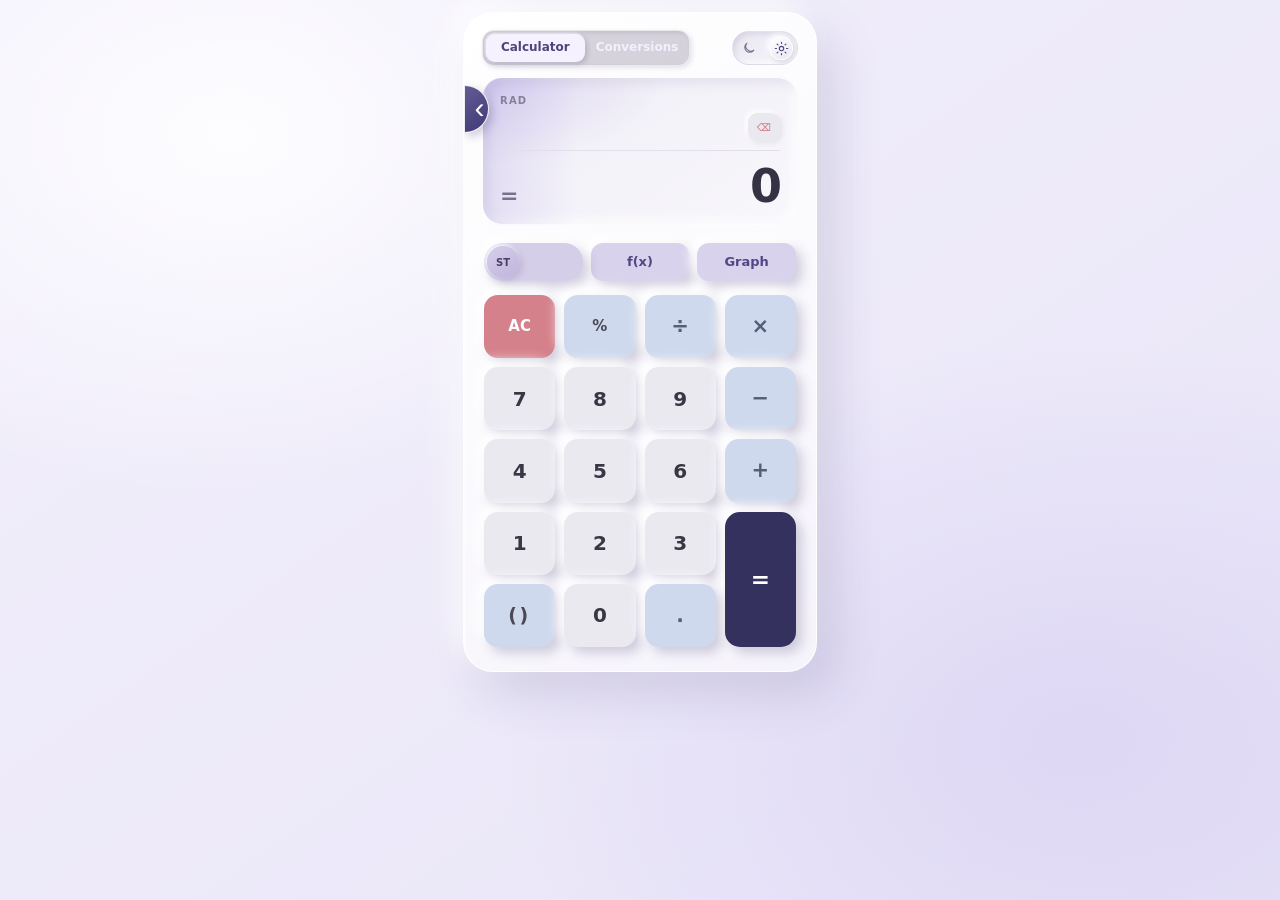
<file: index.html>
<!doctype html>
<html lang="en">

<head>
    <meta charset="utf-8">
    <meta name="viewport" content="width=device-width, initial-scale=1">
    <title>Scientific Calculator</title>
    <link rel="stylesheet" href="style.css">
</head>

<body>
    <main class="calculator" aria-label="Scientific Calculator">
        <button type="button" class="history-handle"
            aria-label="Drag right to reveal calculation history; activate to open"
            title="Drag right to reveal history, or press Enter to open">
            <span aria-hidden="true">‹</span>
        </button>

        <div class="calculator-topbar">
            <div class="app-mode-switch" role="group" aria-label="Calculator modes">
                <button type="button" class="app-mode-tab is-active" id="calculator-mode"
                    aria-pressed="true" aria-controls="display keys">
                    Calculator
                </button>
                <button type="button" class="app-mode-tab" id="conversion-mode"
                    aria-pressed="false" aria-controls="converter-panel">
                    Conversions
                </button>
            </div>
            <button type="button" class="theme-toggle" id="theme-toggle"
                aria-label="Switch to dark mode" title="Switch to dark mode" aria-pressed="false">
                <span class="theme-toggle__track" aria-hidden="true">
                    <svg class="theme-toggle__track-icon theme-toggle__track-icon--moon"
                        viewBox="0 0 24 24" focusable="false">
                        <path d="M20.2 15.6A8.4 8.4 0 0 1 8.4 3.8 8.5 8.5 0 1 0 20.2 15.6Z" />
                    </svg>
                    <svg class="theme-toggle__track-icon theme-toggle__track-icon--sun"
                        viewBox="0 0 24 24" focusable="false">
                        <circle cx="12" cy="12" r="3.5" />
                        <path d="M12 2v2m0 16v2M4.93 4.93l1.42 1.42m11.3 11.3 1.42 1.42M2 12h2m16 0h2M4.93 19.07l1.42-1.42m11.3-11.3 1.42-1.42" />
                    </svg>
                    <span class="theme-toggle__thumb">
                        <svg class="theme-toggle__thumb-icon theme-toggle__thumb-icon--sun"
                            viewBox="0 0 24 24" focusable="false">
                            <circle cx="12" cy="12" r="3.5" />
                            <path d="M12 2v2m0 16v2M4.93 4.93l1.42 1.42m11.3 11.3 1.42 1.42M2 12h2m16 0h2M4.93 19.07l1.42-1.42m11.3-11.3 1.42-1.42" />
                        </svg>
                        <svg class="theme-toggle__thumb-icon theme-toggle__thumb-icon--moon"
                            viewBox="0 0 24 24" focusable="false">
                            <path d="M20.2 15.6A8.4 8.4 0 0 1 8.4 3.8 8.5 8.5 0 1 0 20.2 15.6Z" />
                        </svg>
                    </span>
                </span>
            </button>
        </div>

        <section class="display" id="display" aria-label="Calculator display">
            <div class="display-top">
                <div class="status-row">
                    <button type="button" class="status" id="status" aria-label="Switch angle unit">
                        RAD
                    </button>
                    <span class="memory-indicator" id="memory-indicator" aria-label="Memory stored"></span>
                </div>

                <div class="expression-row">
                    <div class="expression" id="expression"></div>

                    <button type="button" class="display-clear" id="display-clear" aria-label="Delete last entry"
                        title="Delete last entry">
                        ⌫
                    </button>
                </div>
            </div>

            <div class="display-divider"></div>

            <div class="result-row">
                <span class="display-equals" aria-hidden="true">=</span>
                <div class="result" id="result">0</div>
            </div>
        </section>

        <section class="converter-panel" id="converter-panel"
            aria-label="Unit conversions" aria-hidden="true" inert hidden>
            <label class="converter-field">
                <span>Category</span>
                <select id="conversion-category" aria-label="Conversion category"></select>
            </label>

            <label class="converter-field">
                <span>Value</span>
                <input id="conversion-value" type="number" inputmode="decimal"
                    value="1" step="any" aria-label="Value to convert">
            </label>

            <div class="converter-unit-row">
                <label class="converter-field">
                    <span>From</span>
                    <select id="conversion-from" aria-label="Source unit"></select>
                </label>
                <button type="button" class="converter-swap" id="conversion-swap"
                    aria-label="Swap units" title="Swap units">⇄</button>
                <label class="converter-field">
                    <span>To</span>
                    <select id="conversion-to" aria-label="Target unit"></select>
                </label>
            </div>

            <div class="converter-result-card" aria-live="polite">
                <span>Result</span>
                <output id="conversion-result" for="conversion-value">1</output>
            </div>
        </section>

        <div class="keys" id="keys"></div>

        <section class="graph-panel" id="graph-panel" aria-label="Function graph"
            aria-hidden="true" inert>
            <header class="graph-header">
                <h1>Graph</h1>
                <button type="button" class="graph-close" aria-label="Close graph">×</button>
            </header>
            <form class="graph-form">
                <div class="graph-form-heading">
                    <label for="graph-expression">y = f(x)</label>
                    <button type="button" class="graph-key-toggle" aria-expanded="false"
                        aria-controls="graph-keypad">Keys</button>
                </div>
                <div class="graph-input-row">
                    <input id="graph-expression" name="expression" type="text"
                        maxlength="100" autocomplete="off" spellcheck="false"
                        placeholder="x^2 or sin(x)" aria-describedby="graph-message">
                    <button type="submit" class="graph-add">Plot</button>
                </div>
                <p class="graph-message" id="graph-message" role="status" aria-live="polite"></p>
                <div class="graph-keypad" id="graph-keypad" aria-label="Function keypad" hidden>
                    <button type="button" data-graph-key="sin(">sin</button>
                    <button type="button" data-graph-key="cos(">cos</button>
                    <button type="button" data-graph-key="tan(">tan</button>
                    <button type="button" data-graph-key="√(">√</button>
                    <button type="button" data-graph-key="ln(">ln</button>
                    <button type="button" data-graph-key="log(">log</button>
                    <button type="button" data-graph-key="7">7</button>
                    <button type="button" data-graph-key="8">8</button>
                    <button type="button" data-graph-key="9">9</button>
                    <button type="button" data-graph-key="(">(</button>
                    <button type="button" data-graph-key=")">)</button>
                    <button type="button" data-graph-action="backspace" aria-label="Delete last character">⌫</button>
                    <button type="button" data-graph-key="4">4</button>
                    <button type="button" data-graph-key="5">5</button>
                    <button type="button" data-graph-key="6">6</button>
                    <button type="button" data-graph-key="+">+</button>
                    <button type="button" data-graph-key="−">−</button>
                    <button type="button" data-graph-key="×">×</button>
                    <button type="button" data-graph-key="1">1</button>
                    <button type="button" data-graph-key="2">2</button>
                    <button type="button" data-graph-key="3">3</button>
                    <button type="button" data-graph-key="÷">÷</button>
                    <button type="button" data-graph-key="^">xʸ</button>
                    <button type="button" data-graph-key="f(">f(x)</button>
                    <button type="button" data-graph-key="0">0</button>
                    <button type="button" data-graph-key=".">.</button>
                    <button type="button" data-graph-key="x">x</button>
                    <button type="button" data-graph-key="π">π</button>
                    <button type="button" data-graph-key="e">e</button>
                    <button type="button" data-graph-action="clear">AC</button>
                </div>
            </form>
            <div class="graph-functions" role="list" aria-label="Plotted functions"></div>
            <div class="graph-controls">
                <button type="button" class="graph-zoom-out" aria-label="Zoom out">−</button>
                <button type="button" class="graph-zoom-in" aria-label="Zoom in">+</button>
                <button type="button" class="graph-reset">Reset view</button>
                <span class="graph-point" aria-live="polite">Select a curve point.</span>
            </div>
            <canvas class="graph-canvas" aria-label="Function graph with coordinate grid"></canvas>
            <section class="graph-table-section" aria-label="Function value table">
                <h2>Values</h2>
                <div class="graph-table-wrap">
                    <table class="graph-table">
                        <thead><tr><th>x</th><th>f(x)</th></tr></thead>
                        <tbody></tbody>
                    </table>
                </div>
            </section>
        </section>

        <section class="history-screen" id="history-screen" aria-label="Calculation history"
            aria-hidden="true" inert>
            <div class="history-page">
                <header class="history-header">
                    <span aria-hidden="true"></span>
                    <h1>History</h1>
                    <button type="button" class="history-clear" disabled>Clear</button>
                </header>
                <p class="history-empty">Your calculations will appear here.</p>
                <div class="history-list" role="list" aria-label="Previous calculations"></div>
            </div>
        </section>
    </main>

    <script src="js/engine.js"></script>
    <script src="js/model.js"></script>
    <script src="js/unit-converter.js"></script>
    <script src="js/view.js"></script>
    <script src="js/controller.js"></script>
    <script src="js/programmable.js"></script>
    <script src="js/graphing.js"></script>
    <script src="js/history.js"></script>
    <script src="js/app.js"></script>
    <script src="js/theme.js"></script>
</body>

</html>
</file>
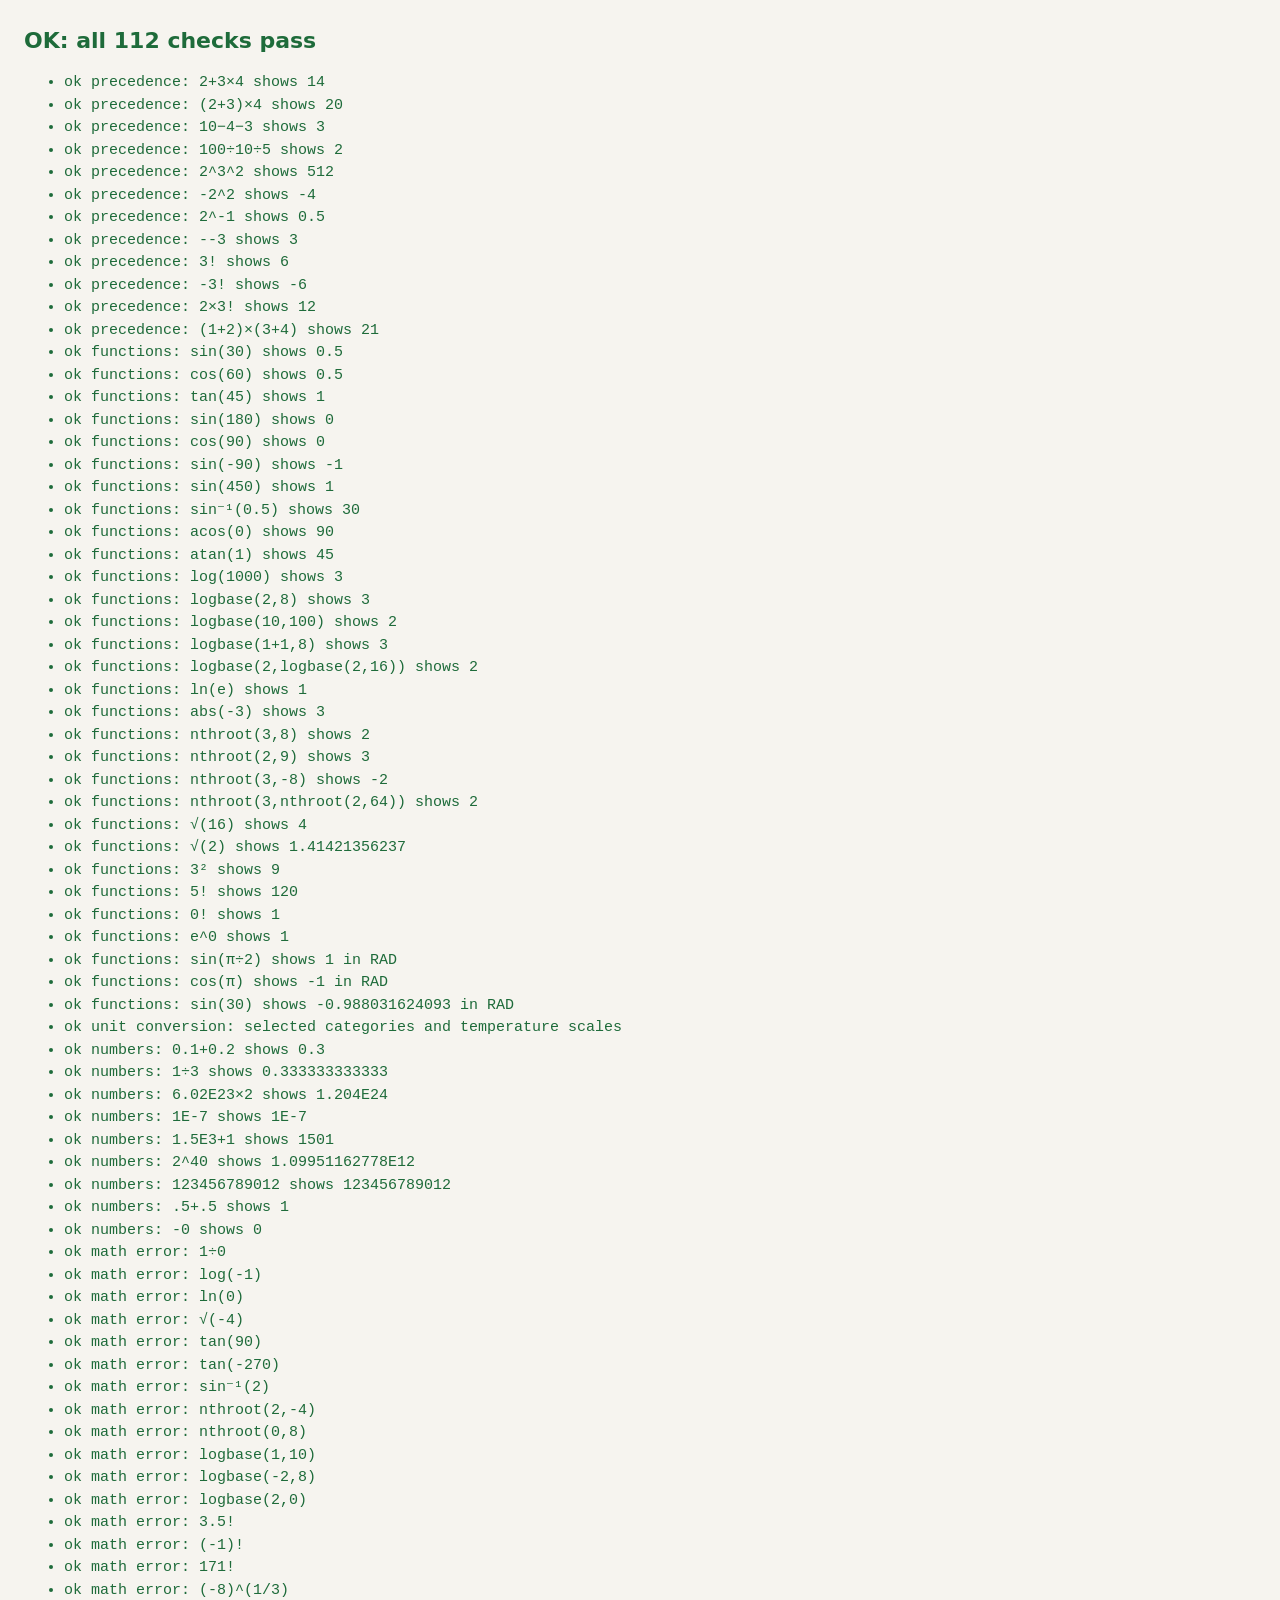
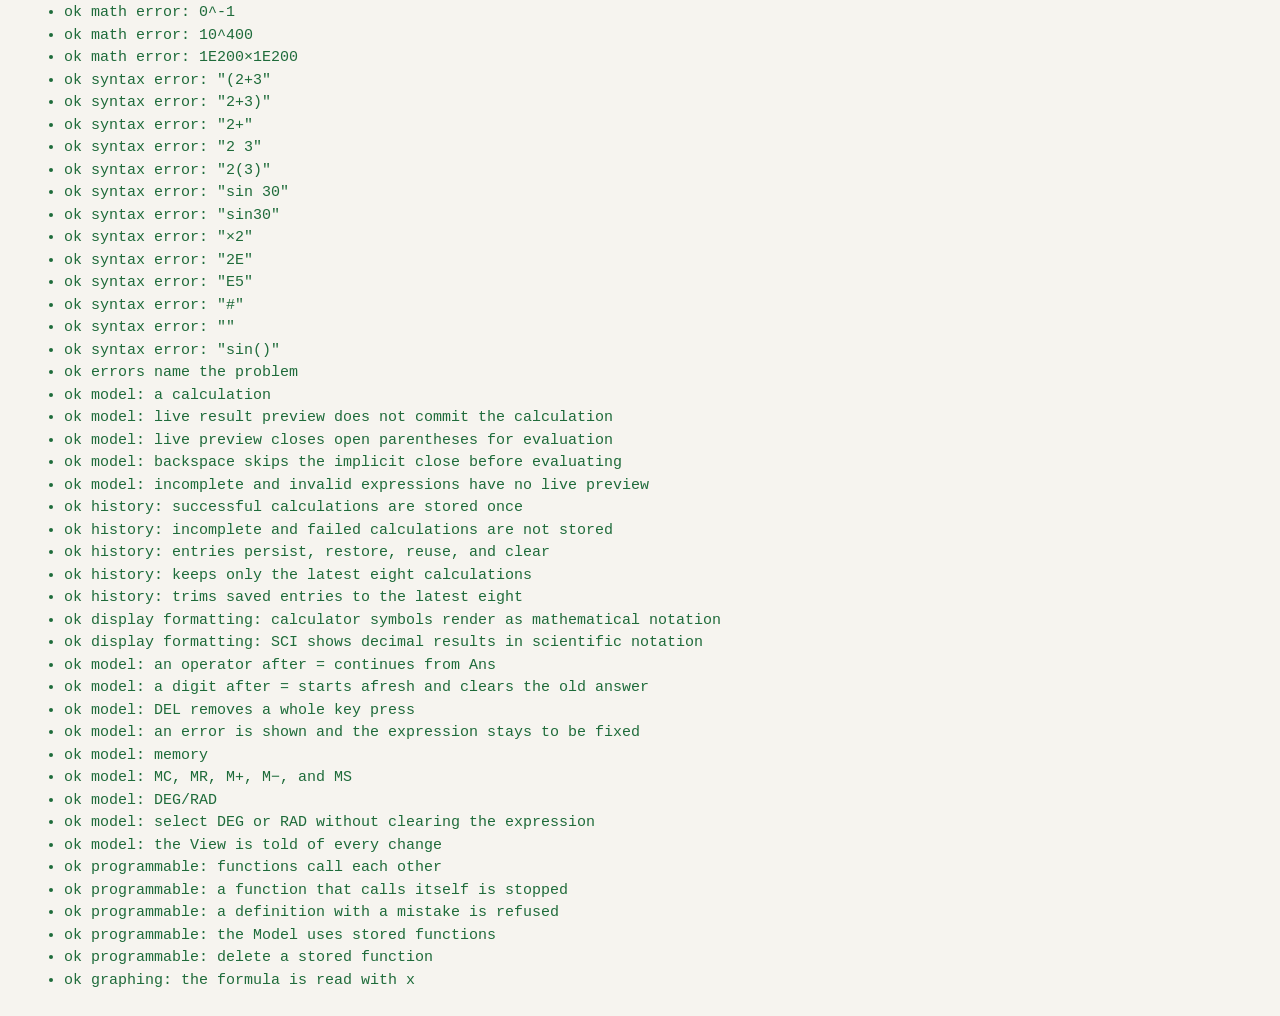
<file: tests.html>
<!doctype html>
<html lang="en">

<head>
    <meta charset="utf-8">
    <meta name="viewport" content="width=device-width, initial-scale=1">
    <title>Calculator tests</title>

    <style>
        body {
            margin: 24px;
            background: #F6F4EF;
            color: #1B2430;
            font: 15px/1.5 "Segoe UI", system-ui, sans-serif;
        }

        h1 {
            font-size: 22px;
        }

        .ok {
            color: #1E6B3A;
        }

        .fail {
            color: #8A3D09;
        }

        li {
            font-family: "Courier New", monospace;
        }
    </style>
</head>

<body>
    <h1 id="summary">Running the tests...</h1>

    <ul id="results"></ul>

    <script src="js/engine.js"></script>
    <script src="js/model.js"></script>
    <script src="js/unit-converter.js"></script>
    <script src="js/view.js"></script>
    <script src="tests.js"></script>
</body>

</html>
</file>
<file: style.css>
:root {
    --page: #F0ECF5;
    --case: #7965B1;
    --case-light: #8B77C1;
    --numbers: #7965B1;
    --operators: #655092;
    --screen: #ECE9F0;
    --screen-text: #513645;
    --screen-muted: #655A70;
    --screen-line: #D5D0DE;
    --result-green: #52703F;
    --accent-blue: #206BCB;
    --danger: #8A3D45;
    --focus: #FFFFFF;
    --key-gap: 6px;
    --keypad-height: 524px;
}

* {
    box-sizing: border-box;
}

body {
    min-width: 280px;
    min-height: 100vh;
    display: flex;
    justify-content: center;
    align-items: flex-start;
    margin: 0;
    padding: 24px 16px;
    background: var(--page);
    color: var(--screen-text);
    font-family: "Segoe UI", system-ui, -apple-system, Helvetica, Arial, sans-serif;
}

.calculator {
    width: min(100%, 420px);
    display: grid;
    align-content: start;
    gap: 12px;
    padding: 14px;
    border-radius: 26px;
    background: linear-gradient(145deg, var(--case-light), var(--case));
    box-shadow: 0 14px 34px rgba(57, 39, 86, 0.2);
}

/* Display */

.display {
    min-width: 0;
    min-height: 142px;
    display: grid;
    grid-template-rows: auto 1px minmax(48px, 1fr);
    gap: 8px;
    padding: 13px 15px 10px;
    border-radius: 18px;
    background: var(--screen);
    color: var(--screen-text);
}

.display-top {
    min-width: 0;
    display: grid;
    gap: 4px;
}

.status {
    width: fit-content;
    padding: 0;
    border: 0;
    background: transparent;
    min-height: 15px;
    color: var(--screen-muted);
    font: 700 11px "Courier New", monospace;
    letter-spacing: 0.04em;
    text-align: left;
    cursor: pointer;
}

.status:focus-visible {
    border-radius: 3px;
    outline: 2px solid var(--focus);
    outline-offset: 2px;
}

.status-row {
    min-height: 15px;
    display: flex;
    align-items: center;
    gap: 7px;
}

.memory-indicator {
    color: var(--screen-muted);
    font: 700 10px "Courier New", monospace;
}

.expression-row {
    min-width: 0;
    min-height: 30px;
    display: grid;
    grid-template-columns: minmax(0, 1fr) 28px;
    align-items: center;
    gap: 8px;
}

.expression {
    min-width: 0;
    overflow-x: auto;
    scrollbar-width: thin;
    white-space: nowrap;
    text-align: right;
    color: var(--screen-text);
    font: 19px "Courier New", monospace;
}

.nthroot-expression {
    display: inline-block;
    white-space: nowrap;
}

.nthroot-expression sup {
    font-size: 0.62em;
    line-height: 0;
}

.custom-log-expression {
    display: inline-block;
    white-space: nowrap;
}

.custom-log-expression sub {
    font-size: 0.62em;
    line-height: 0;
}

.function-argument-target {
    min-width: 1em;
    padding: 0 2px;
    border: 0;
    border-bottom: 1px dashed currentColor;
    background: transparent;
    color: inherit;
    font: inherit;
    cursor: pointer;
}

.function-argument-target:focus-visible {
    border-radius: 2px;
    outline: 2px solid var(--focus);
    outline-offset: 2px;
}

.display-delete {
    width: 28px;
    height: 28px;
    display: grid;
    place-items: center;
    padding: 0;
    border: 0;
    border-radius: 50%;
    background: #E0DCE7;
    color: var(--screen-muted);
    cursor: pointer;
}

.display-delete:hover {
    background: #D8D2E1;
}

.display-divider {
    background: var(--screen-line);
}

.result-row {
    min-width: 0;
    display: grid;
    grid-template-columns: 24px minmax(0, 1fr);
    align-items: end;
    gap: 8px;
}

.display-equals {
    padding-bottom: 4px;
    color: var(--result-green);
    font-size: 22px;
    font-weight: 700;
}

.result {
    min-width: 0;
    overflow-wrap: anywhere;
    text-align: right;
    color: var(--result-green);
    font-size: clamp(32px, 9vw, 42px);
    font-weight: 650;
    line-height: 1.08;
}

.result--error {
    color: var(--danger);
    font-size: 15px;
}

/* Mode and memory controls */

.keys {
    min-width: 0;
    display: grid;
    gap: 8px;
    padding: 10px;
    border-radius: 18px;
    background: rgba(52, 39, 77, 0.16);
}

.keypad-toolbar {
    display: flex;
    align-items: center;
    justify-content: flex-start;
}

.mode-controls {
    position: relative;
    display: inline-grid;
    grid-template-columns: repeat(2, 32px);
    gap: 2px;
    padding: 3px;
    border-radius: 20px;
    background: rgba(48, 41, 68, 0.55);
}

.mode-controls::before {
    position: absolute;
    top: 3px;
    left: 3px;
    width: 32px;
    height: 32px;
    border-radius: 50%;
    background: var(--accent-blue);
    content: "";
    transition: transform 220ms cubic-bezier(0.4, 0, 0.2, 1);
}

.keys.scientific-mode .mode-controls::before {
    transform: translateX(34px);
}

.memory-row {
    display: grid;
    grid-template-columns: repeat(5, minmax(0, 1fr));
    gap: var(--key-gap);
}

/* Keypad */

.keypad-grid {
    position: relative;
    min-width: 0;
    overflow: hidden;
    height: var(--keypad-height);
    display: grid;
    grid-template-columns: repeat(4, minmax(0, 1fr));
    grid-template-rows: repeat(18, minmax(0, 1fr));
    gap: var(--key-gap);
}

.keys.standard-mode .keypad-grid {
    grid-template-columns: repeat(4, minmax(0, 1fr));
    grid-template-rows: repeat(5, minmax(0, 1fr));
    padding-inline: 0;
}

.keys.scientific-mode .keypad-grid {
    grid-template-columns: repeat(5, minmax(0, 1fr));
    grid-template-rows: repeat(20, minmax(0, 1fr));
    gap: 4px;
}

.keypad-grid > [data-scientific] {
    position: absolute;
    top: calc((var(--layout-row) - 1) * ((100% + var(--key-gap)) / 9));
    left: calc((var(--layout-column) - 1) * ((100% + var(--key-gap)) / 5));
    width: calc((100% - 4 * var(--key-gap)) / 5);
    height: calc((100% - 8 * var(--key-gap)) / 9);
    opacity: 0;
    pointer-events: none;
    visibility: hidden;
    transform: scale(0.5);
    transition: visibility 0s;
    z-index: 1;
}

.keypad-grid > .key:not([data-scientific]) {
    position: relative;
    z-index: 2;
}

.keys.scientific-mode .keypad-grid > [data-scientific] {
    position: relative;
    top: auto;
    left: auto;
    width: auto;
    height: auto;
    grid-row:
        calc((var(--layout-row) - 1) * 2 + 1) /
        span var(--layout-row-span, 2);
    grid-column: var(--layout-column) / span var(--layout-span);
    opacity: 1;
    pointer-events: auto;
    visibility: visible;
    transform: scale(1);
    transition: visibility 0s;
}

.keypad-grid > .key:not([data-scientific]) {
    grid-row: var(--basic-row) / span 3;
    grid-column: var(--basic-column) / span var(--basic-span);
}

.keys.standard-mode .keypad-grid > .key:not([data-scientific]) {
    grid-row: var(--basic-row) / span 1;
}

.keys.scientific-mode .keypad-grid > .key:not([data-scientific]) {
    grid-row: calc((var(--layout-row) - 2) * 3 + 3) / span 3;
    grid-column: var(--layout-column) / span var(--layout-span);
}

.keys.scientific-mode .keypad-grid > .key--scientific {
    font-size: clamp(15px, 2vw, 20px);
    font-weight: 700;
    padding: 6px 4px;
}

.keys.scientific-mode .keypad-grid > .key--scientific.key--func {
    font-size: clamp(15px, 1.8vw, 19px);
}

.keys.scientific-mode .keypad-grid > .key:not([data-scientific]) {
    font-size: 17px;
    border-radius: 12px;
}

.key {
    min-width: 0;
    min-height: 0;
    display: flex;
    align-items: center;
    justify-content: center;
    padding: 3px;
    border: 0;
    border-radius: 10px;
    background: transparent;
    color: #FFFFFF;
    font-family: inherit;
    font-size: 16px;
    font-weight: 550;
    line-height: 1.1;
    cursor: pointer;
    user-select: none;
    -webkit-tap-highlight-color: transparent;
    transition:
        background-color 110ms ease,
        color 110ms ease,
        filter 110ms ease,
        opacity 160ms ease,
        transform 180ms ease;
}

.key:hover:not(:disabled) {
    filter: brightness(1.1);
}

.key:active:not(:disabled),
.key--flash {
    filter: brightness(1.16);
    transform: scale(0.97);
}

.key:focus-visible,
.display-delete:focus-visible {
    position: relative;
    z-index: 1;
    outline: 3px solid var(--focus);
    outline-offset: 2px;
}

.key:disabled {
    opacity: 0.4;
    cursor: not-allowed;
}

.key--digit {
    background: var(--numbers);
    font-size: 19px;
}

.key--op {
    background: var(--operators);
    font-size: 20px;
}

.key--func {
    background: rgba(101, 80, 146, 0.78);
    font-size: 15px;
}

.keypad-grid .key--clear {
    background: #604B86;
    font-size: 15px;
}

.keypad-grid [data-label="AC"] {
    background: #8B5968;
}

.keypad-grid .key--equal {
    background: var(--accent-blue);
    font-size: 20px;
    font-weight: 700;
}

.memory-row .key {
    min-height: 34px;
    border: 1px solid rgba(255, 255, 255, 0.16);
    border-radius: 8px;
    background: rgba(48, 41, 68, 0.32);
    font-size: 12px;
    font-weight: 650;
}

.memory-row .key.has-memory {
    color: #FFFFFF;
    background: rgba(48, 41, 68, 0.58);
}

.mode-controls .key--mode {
    --mode-knob-size: 32px;
    position: relative;
    z-index: 1;
    width: 32px;
    min-height: 32px;
    padding: 0;
    border-radius: 50%;
    background: transparent;
    color: rgba(255, 255, 255, 0.8);
    font-size: 12px;
    font-weight: 650;
}

.mode-controls .key--mode.is-selected {
    color: #FFFFFF;
}

.keypad-grid .key--scientific {
    background: var(--operators);
    font-size: 14px;
    font-weight: 600;
}

.keypad-grid .key--scientific.is-selected,
.keypad-grid .key--scientific.is-inverse {
    background: var(--accent-blue);
    font-weight: 750;
}

@media (max-width: 440px) {
    :root {
        --key-gap: 5px;
        --keypad-height: 485px;
    }

    body {
        padding: 12px 8px;
    }

    .calculator {
        padding: 10px;
        gap: 10px;
        border-radius: 22px;
    }

    .keys {
        padding: 8px;
        gap: 7px;
    }

    .display {
        min-height: 128px;
        padding: 11px 12px 8px;
    }
}

@media (max-height: 760px) {
    :root {
        --key-gap: 4px;
        --keypad-height: 406px;
    }

    body {
        padding-top: 8px;
        padding-bottom: 8px;
    }

    .calculator {
        gap: 8px;
        padding: 8px;
    }

    .keys {
        gap: 6px;
        padding: 8px;
    }

    .display {
        min-height: 120px;
        padding-top: 9px;
        padding-bottom: 8px;
    }

    .memory-row .key {
        min-height: 30px;
    }
}

@media (prefers-reduced-motion: reduce) {
    *,
    *::before,
    *::after {
        scroll-behavior: auto !important;
        animation: none !important;
        transition: none !important;
    }
}

/* Fixed portrait calculator body shared by both modes */
body {
    align-items: center;
    padding: 12px;
}

.calculator {
    width: min(380px, calc(100vw - 24px));
    height: min(760px, calc(100dvh - 24px));
    min-height: 0;
    grid-template-rows: 142px minmax(0, 1fr);
    overflow: hidden;
}

.keys {
    min-height: 0;
    grid-template-rows: auto auto minmax(0, 1fr);
}

.keypad-grid {
    height: 100%;
    min-height: 0;
}

@media (max-width: 440px) {
    .calculator {
        height: min(760px, calc(100dvh - 24px));
        grid-template-rows: 128px minmax(0, 1fr);
    }
}

@media (max-height: 600px) {
    .calculator {
        height: calc(100dvh - 16px);
        grid-template-rows: 100px minmax(0, 1fr);
    }

    .display {
        min-height: 0;
    }
}

/* History stays clipped to the calculator shell. */
.calculator {
    position: relative;
    overflow: hidden;
}

.history-handle {
    position: absolute;
    z-index: 22;
    top: 72px;
    left: 0;
    width: 25px;
    height: 48px;
    display: grid;
    place-items: center;
    padding: 0 0 2px 6px;
    border: 1px solid rgba(255, 255, 255, 0.9);
    border-radius: 0 24px 24px 0;
    background: linear-gradient(145deg, #625b96, #403a73);
    color: #fff;
    font: 300 30px/1 "Segoe UI Light", "Segoe UI", sans-serif;
    cursor: grab;
    touch-action: pan-y;
    user-select: none;
    -webkit-tap-highlight-color: transparent;
    box-shadow:
        3px 4px 10px rgba(54, 48, 99, 0.24),
        -2px -2px 5px rgba(255, 255, 255, 0.9);
    transition: transform 180ms ease, filter 180ms ease;
}

.history-handle:hover {
    filter: brightness(1.12);
}

.history-handle:active {
    cursor: grabbing;
}

.history-handle.is-dragging {
    transition: none;
}

.history-handle:focus-visible,
.history-clear:focus-visible,
.history-entry:focus-visible {
    outline: 3px solid #8578c4;
    outline-offset: 3px;
}

.history-screen {
    --reveal-progress: 1;
    position: absolute;
    z-index: 20;
    inset: 0;
    display: grid;
    place-items: stretch;
    overflow: hidden;
    visibility: hidden;
    pointer-events: none;
    border-radius: inherit;
    background:
        radial-gradient(
            circle at var(--wave-x, 0) var(--wave-y, 0),
            #c9c0eb 0,
            #e8e4f6 34%,
            #f2f0f9 78%
        );
    color: #343243;
    clip-path: circle(0 at 0 0);
}

.history-screen.is-visible {
    visibility: visible;
    pointer-events: auto;
}

.history-page {
    width: 100%;
    height: 100%;
    display: grid;
    grid-template-rows: auto auto minmax(0, 1fr);
    gap: 24px;
    margin-inline: auto;
    padding: clamp(22px, 5vw, 46px);
    opacity: var(--reveal-progress);
    transition: opacity 160ms ease;
}

.history-header {
    min-height: 48px;
    display: grid;
    grid-template-columns: 1fr auto 1fr;
    align-items: center;
    gap: 12px;
}

.history-header h1 {
    margin: 0;
    color: #3c365c;
    font-size: clamp(24px, 6vw, 34px);
    font-weight: 700;
    letter-spacing: -0.035em;
}

.history-clear {
    min-height: 40px;
    display: inline-flex;
    align-items: center;
    justify-content: center;
    gap: 8px;
    padding: 8px 13px;
    border: 0;
    border-radius: 14px;
    background: linear-gradient(145deg, #f8f7fc, #e6e2f1);
    color: #514a77;
    font: 650 14px "Segoe UI", system-ui, sans-serif;
    cursor: pointer;
    box-shadow:
        4px 4px 10px rgba(77, 66, 116, 0.12),
        -4px -4px 10px rgba(255, 255, 255, 0.9);
}

.history-clear {
    justify-self: end;
}

.history-clear:disabled {
    opacity: 0.5;
    cursor: not-allowed;
}

.history-empty {
    align-self: center;
    justify-self: center;
    margin: 0;
    color: #77718d;
    font-size: 16px;
    text-align: center;
}

.history-empty[hidden] {
    display: none;
}

.history-list {
    min-height: 0;
    display: grid;
    align-content: start;
    gap: 12px;
    overflow-y: auto;
    padding: 4px;
}

.history-entry {
    min-width: 0;
    display: grid;
    grid-template-columns: minmax(0, 1fr);
    gap: 6px;
    padding: 11px 14px;
    border: 1px solid rgba(255, 255, 255, 0.92);
    border-radius: 14px;
    background: linear-gradient(145deg, #fbfaff, #efedf7);
    color: #343243;
    text-align: left;
    cursor: pointer;
    box-shadow:
        4px 5px 10px rgba(77, 66, 116, 0.08),
        -3px -3px 8px rgba(255, 255, 255, 0.88);
}

.history-entry:hover {
    background: linear-gradient(145deg, #fff, #e9e5f5);
}

.history-calculation {
    min-width: 0;
    display: flex;
    align-items: center;
    gap: 8px;
    white-space: nowrap;
}

.history-expression {
    min-width: 0;
    overflow: hidden;
    flex: 1 1 auto;
    text-overflow: ellipsis;
    color: #77718d;
    font: 400 14px/1.3 "Courier New", monospace;
}

.history-equals {
    flex: 0 0 auto;
    color: #9691a8;
    font-size: 13px;
    font-weight: 400;
}

.history-result {
    flex: 0 1 auto;
    min-width: 0;
    overflow: hidden;
    text-overflow: ellipsis;
    color: #3c365c;
    font-size: 20px;
    font-weight: 600;
    letter-spacing: -0.035em;
}

.history-time {
    color: #9691a8;
    font-size: 10px;
}

.graph-panel {
    position: absolute;
    z-index: 30;
    inset: 9px;
    display: grid;
    grid-template-rows: auto auto auto auto minmax(120px, 1fr) auto;
    gap: 7px;
    overflow: hidden;
    padding: 12px;
    border: 1px solid rgba(255, 255, 255, 0.92);
    border-radius: 22px;
    background: linear-gradient(145deg, #f8f7fc, #eae7f4);
    color: #343243;
    box-shadow:
        8px 10px 24px rgba(77, 66, 116, 0.15),
        -5px -5px 16px rgba(255, 255, 255, 0.92);
    visibility: hidden;
    pointer-events: none;
}

.graph-panel.is-visible {
    visibility: visible;
    pointer-events: auto;
}

.graph-header {
    min-width: 0;
    display: flex;
    align-items: center;
    justify-content: space-between;
}

.graph-header h1 {
    margin: 0;
    color: #3c365c;
    font-size: 20px;
    font-weight: 700;
}

.graph-close,
.graph-controls button,
.graph-add,
.graph-function-remove {
    min-width: 30px;
    min-height: 30px;
    border: 0;
    border-radius: 10px;
    background: linear-gradient(145deg, #fdfcff, #e5e1ef);
    color: #514a77;
    font: 600 14px "Segoe UI", system-ui, sans-serif;
    cursor: pointer;
    box-shadow:
        3px 3px 7px rgba(77, 66, 116, 0.1),
        -3px -3px 7px rgba(255, 255, 255, 0.9);
}

.graph-close {
    width: 32px;
    height: 32px;
    font-size: 22px;
    font-weight: 300;
}

.graph-form {
    min-width: 0;
    display: grid;
    gap: 4px;
}

.graph-form-heading {
    display: flex;
    align-items: center;
    justify-content: space-between;
}

.graph-form label {
    color: #6f6986;
    font-size: 11px;
    font-weight: 650;
}

.graph-key-toggle {
    min-height: 24px;
    padding: 2px 9px;
    border: 1px solid #ddd8eb;
    border-radius: 8px;
    background: rgba(255, 255, 255, 0.65);
    color: #514784;
    font: 600 10px "Segoe UI", system-ui, sans-serif;
    cursor: pointer;
}

.graph-input-row {
    min-width: 0;
    display: grid;
    grid-template-columns: minmax(0, 1fr) auto;
    gap: 7px;
}

.graph-input-row input {
    width: 100%;
    min-width: 0;
    height: 34px;
    padding: 6px 9px;
    border: 1px solid #e2dfeb;
    border-radius: 10px;
    outline: none;
    background: #f9f8fc;
    color: #343243;
    font: 13px "Courier New", monospace;
    box-shadow:
        inset 2px 2px 5px rgba(82, 72, 119, 0.08),
        inset -2px -2px 5px rgba(255, 255, 255, 0.9);
}

.graph-input-row input:focus {
    border-color: #968bc4;
}

.graph-add {
    padding: 0 12px;
    background: #514784;
    color: #fff;
}

.graph-keypad {
    position: absolute;
    z-index: 2;
    top: 112px;
    right: 12px;
    left: 12px;
    max-height: calc(100% - 124px);
    display: grid;
    grid-template-columns: repeat(6, minmax(0, 1fr));
    gap: 5px;
    overflow-y: auto;
    padding: 9px;
    border: 1px solid rgba(255, 255, 255, 0.95);
    border-radius: 14px;
    background: rgba(246, 244, 251, 0.97);
    box-shadow: 0 8px 22px rgba(58, 49, 91, 0.2);
}

.graph-keypad[hidden] {
    display: none;
}

.graph-keypad button {
    min-width: 0;
    min-height: 29px;
    padding: 3px 1px;
    border: 1px solid rgba(217, 212, 232, 0.8);
    border-radius: 8px;
    background: linear-gradient(145deg, #fff, #e9e6f1);
    color: #4a4564;
    font: 600 12px "Segoe UI", system-ui, sans-serif;
    cursor: pointer;
    box-shadow:
        2px 2px 5px rgba(77, 66, 116, 0.1),
        -2px -2px 5px rgba(255, 255, 255, 0.9);
}

.graph-keypad button:active {
    background: #e6e2ef;
    box-shadow: inset 2px 2px 4px rgba(77, 66, 116, 0.12);
}

.graph-keypad button[data-graph-action] {
    color: #8d5264;
}

.graph-message {
    min-height: 13px;
    margin: 0;
    overflow: hidden;
    color: #6e6787;
    font-size: 10px;
    text-overflow: ellipsis;
    white-space: nowrap;
}

.graph-message.is-error {
    color: #a64453;
}

.graph-functions {
    min-width: 0;
    max-height: 66px;
    display: flex;
    gap: 6px;
    overflow-x: auto;
    overflow-y: hidden;
    padding: 2px;
}

.graph-function {
    min-width: 0;
    max-width: 72%;
    flex: 0 0 auto;
    display: flex;
    align-items: center;
    gap: 3px;
}

.graph-function-select {
    min-width: 0;
    min-height: 29px;
    display: flex;
    align-items: center;
    gap: 6px;
    padding: 4px 7px;
    overflow: hidden;
    border: 1px solid transparent;
    border-radius: 9px;
    background: rgba(255, 255, 255, 0.62);
    color: #4a4564;
    font: 11px "Courier New", monospace;
    cursor: pointer;
}

.graph-function-select[aria-pressed="true"] {
    border-color: #bbb3d8;
    background: #fff;
}

.graph-swatch {
    width: 8px;
    height: 8px;
    flex: 0 0 auto;
    border-radius: 50%;
}

.graph-function-expression {
    overflow: hidden;
    text-overflow: ellipsis;
    white-space: nowrap;
}

.graph-function-remove {
    min-width: 22px;
    min-height: 22px;
    border-radius: 7px;
    font-size: 17px;
    font-weight: 300;
}

.graph-controls {
    min-width: 0;
    display: flex;
    align-items: center;
    gap: 5px;
}

.graph-controls button {
    flex: 0 0 auto;
}

.graph-controls .graph-reset {
    padding: 0 8px;
    font-size: 10px;
}

.graph-point {
    min-width: 0;
    margin-left: auto;
    overflow: hidden;
    color: #6e6787;
    font: 10px "Courier New", monospace;
    text-align: right;
    text-overflow: ellipsis;
    white-space: nowrap;
}

.graph-canvas {
    width: 100%;
    height: 100%;
    min-height: 0;
    display: block;
    border: 1px solid #e3dfed;
    border-radius: 12px;
    background: #fbfaff;
    cursor: crosshair;
    touch-action: none;
}

.graph-table-section {
    min-width: 0;
    display: grid;
    grid-template-rows: auto minmax(0, 1fr);
    gap: 3px;
}

.graph-table-section h2 {
    margin: 0;
    color: #6f6986;
    font-size: 11px;
    font-weight: 650;
}

.graph-table-wrap {
    min-width: 0;
    overflow: auto;
    border-radius: 8px;
    background: rgba(255, 255, 255, 0.52);
}

.graph-table {
    width: 100%;
    border-collapse: collapse;
    color: #504a69;
    font: 10px "Courier New", monospace;
    text-align: right;
}

.graph-table th,
.graph-table td {
    padding: 3px 8px;
    border-bottom: 1px solid rgba(185, 179, 207, 0.3);
}

.graph-table th {
    color: #77718d;
    font-weight: 650;
}

.graph-panel button:focus-visible,
.graph-input-row input:focus-visible {
    outline: 2px solid #8578c4;
    outline-offset: 2px;
}

@media (max-width: 440px) {
    .history-page {
        gap: 20px;
        padding: 22px 18px;
    }

    .history-header {
        gap: 6px;
    }

    .history-clear {
        min-height: 36px;
        padding: 7px 10px;
        font-size: 12px;
    }

    .history-entry {
        padding: 10px 12px;
    }

    .history-calculation {
        gap: 6px;
    }

    .history-expression {
        font-size: 13px;
    }

    .history-result {
        font-size: 18px;
    }

    .graph-panel {
        inset: 7px;
        grid-template-rows: auto auto auto auto minmax(100px, 1fr) auto;
        gap: 5px;
        padding: 9px;
        border-radius: 18px;
    }

    .graph-functions {
        max-height: 52px;
    }

    .graph-point {
        font-size: 9px;
    }
}

/* Soft lilac, clay-inspired calculator finish */
:root {
    --page: #eeeafb;
    --case: #fbfaff;
    --case-light: #ffffff;
    --numbers: #f0eff5;
    --operators: #dce2f1;
    --screen: #f3f1f8;
    --screen-text: #343243;
    --screen-muted: #858197;
    --screen-line: #e2dfeb;
    --result-green: #343243;
    --accent-blue: #343064;
    --danger: #b94e5b;
    --focus: #8174c3;
    --key-gap: 9px;
}

body {
    align-items: flex-start;
    background:
        radial-gradient(ellipse at 18% 15%, rgba(255, 255, 255, 0.88), transparent 34%),
        radial-gradient(ellipse at 84% 82%, rgba(202, 190, 239, 0.38), transparent 38%),
        linear-gradient(145deg, #f3f0fc, #e8e4f7);
    color: var(--screen-text);
}

.calculator {
    padding: 18px;
    border: 1px solid rgba(255, 255, 255, 0.88);
    border-radius: 30px;
    background: linear-gradient(145deg, #fff, #f6f4fb);
    box-shadow:
        18px 22px 48px rgba(77, 66, 116, 0.16),
        -12px -12px 30px rgba(255, 255, 255, 0.86),
        inset 1px 1px 2px rgba(255, 255, 255, 0.9);
}

.display {
    position: relative;
    overflow: hidden;
    padding: 15px 17px 12px;
    border: 1px solid rgba(255, 255, 255, 0.82);
    border-radius: 20px;
    background:
        radial-gradient(ellipse at 0% 0%, rgba(164, 146, 224, 0.28), transparent 42%),
        linear-gradient(145deg, #f0eef7, #f8f7fb);
    box-shadow:
        inset 5px 5px 12px rgba(82, 72, 119, 0.10),
        inset -4px -4px 10px rgba(255, 255, 255, 0.95);
}

.status {
    font-family: inherit;
    font-size: 10px;
    letter-spacing: 0.12em;
}

.expression {
    font-family: inherit;
    font-size: 18px;
    font-weight: 500;
}

.display-delete {
    background: #e9e6f0;
    box-shadow: 2px 2px 5px rgba(87, 77, 121, 0.11), -2px -2px 5px #fff;
}

.result {
    font-size: clamp(36px, 9vw, 46px);
    font-weight: 650;
    letter-spacing: -0.045em;
}

.result.result--error {
    font-size: clamp(11px, 3.2vw, 14px);
    font-weight: 500;
    letter-spacing: normal;
    line-height: 1.3;
}

.result--preview {
    opacity: 0.42;
    font-size: clamp(24px, 6vw, 30px);
    font-weight: 500;
}

.result:not(.result--preview) {
    transition: font-size 260ms ease, opacity 260ms ease;
}

.result sup {
    display: inline-block;
    margin-left: 2px;
    font-size: 0.48em;
    letter-spacing: 0;
    line-height: 1;
    vertical-align: super;
}

.display-equals {
    color: #77718d;
}

.keys {
    gap: 10px;
    padding: 6px 2px 2px;
    background: transparent;
}

.keypad-toolbar {
    min-height: 38px;
}

.mode-controls {
    grid-template-columns: repeat(2, 40px);
    gap: 3px;
    padding: 4px;
    background: #e8e5f0;
    box-shadow: inset 2px 2px 5px rgba(77, 66, 116, 0.10), inset -2px -2px 5px #fff;
}

.mode-controls::before {
    top: 4px;
    left: 4px;
    width: 40px;
    height: 32px;
    border-radius: 18px;
    background: #d4cee9;
    box-shadow: 2px 2px 5px rgba(79, 68, 116, 0.13), -2px -2px 5px #fff;
}

.keys.scientific-mode .mode-controls::before {
    transform: translateX(43px);
}

.mode-controls .key--mode {
    width: 40px;
    min-height: 32px;
    color: #77718d;
}

.mode-controls .key--mode.is-selected {
    color: #39344e;
}

.memory-row {
    gap: 7px;
}

.keypad-grid,
.keys.standard-mode .keypad-grid {
    grid-template-columns: repeat(5, minmax(0, 1fr));
    grid-template-rows: repeat(5, minmax(0, 1fr));
}

.keys.scientific-mode .keypad-grid {
    grid-template-columns: repeat(5, minmax(0, 1fr));
}

.key {
    border-radius: 14px;
    color: #4a4858;
    font-weight: 600;
    text-align: center;
    box-shadow:
        5px 5px 10px rgba(82, 72, 119, 0.13),
        -4px -4px 9px rgba(255, 255, 255, 0.96);
}

.key:hover:not(:disabled) {
    filter: brightness(1.025);
}

.key:active:not(:disabled),
.key--flash {
    filter: none;
    transform: scale(0.97);
    box-shadow:
        inset 3px 3px 7px rgba(82, 72, 119, 0.14),
        inset -3px -3px 7px rgba(255, 255, 255, 0.9);
}

.key:focus-visible,
.display-delete:focus-visible {
    outline-color: var(--focus);
}

.key--digit {
    background: linear-gradient(145deg, #f8f7fb, #eae9f0);
    color: #393744;
    font-size: 20px;
}

.key--op {
    background: linear-gradient(145deg, #e9edf7, #d6deed);
    color: #555d79;
    font-size: 21px;
}

.key--func {
    background: linear-gradient(145deg, #eeecf5, #e1deec);
    color: #666078;
}

.keypad-grid .key--clear,
.keypad-grid [data-label="AC"] {
    background: linear-gradient(145deg, #e98189, #d96572);
    color: #fff;
}

.keypad-grid [data-label="DEL"] {
    background: linear-gradient(145deg, #eeecf5, #e1deec);
    color: #666078;
}

.keys.standard-mode .keypad-grid > .key.key--equal {
    border-radius: 15px;
    background: linear-gradient(145deg, #494478, #302c60);
    color: #fff;
    font-size: 23px;
    box-shadow:
        6px 7px 12px rgba(49, 44, 96, 0.24),
        -3px -3px 7px rgba(255, 255, 255, 0.72);
}

.memory-row .key {
    min-height: 32px;
    border: 0;
    border-radius: 11px;
    background: linear-gradient(145deg, #f2f0f8, #e4e1ed);
    color: #77718d;
    font-size: 11px;
    box-shadow:
        3px 3px 7px rgba(82, 72, 119, 0.11),
        -3px -3px 7px rgba(255, 255, 255, 0.94);
}

.memory-row .key.has-memory {
    color: #4a456a;
    background: #e1ddec;
}

.keypad-grid .key--scientific {
    background: linear-gradient(145deg, #e9edf7, #d6deed);
    color: #555d79;
}

.keypad-grid .key--scientific.is-selected,
.keypad-grid .key--scientific.is-inverse {
    background: linear-gradient(145deg, #d9d3ef, #c8c0e5);
    color: #423c67;
}

@media (max-width: 440px) {
    .calculator {
        padding: 14px;
        border-radius: 26px;
    }

    .key {
        border-radius: 12px;
    }
}

@media (max-height: 760px) {
    .calculator {
        padding: 12px;
    }
}

/* Slim portrait layout and three-control toolbar */
.calculator {
    width: min(354px, calc(100vw - 24px));
    height: min(660px, calc(100dvh - 24px));
    margin-inline: auto;
    grid-template-rows: 34px 148px minmax(0, 1fr);
}

.calculator-topbar {
    display: flex;
    align-items: center;
    justify-content: flex-end;
}

.theme-toggle {
    width: 66px;
    height: 34px;
    display: inline-flex;
    align-items: center;
    justify-content: center;
    padding: 0;
    border: 0;
    border-radius: 999px;
    background: transparent;
    cursor: pointer;
    -webkit-tap-highlight-color: transparent;
}

.theme-toggle__track {
    position: relative;
    width: 66px;
    height: 34px;
    display: block;
    overflow: hidden;
    border: 1px solid rgba(115, 103, 157, 0.12);
    border-radius: 999px;
    background: linear-gradient(145deg, #e8e5f0, #f8f7fb);
    box-shadow:
        inset 2px 2px 5px rgba(77, 66, 116, 0.12),
        inset -2px -2px 5px rgba(255, 255, 255, 0.95);
    transition: background 360ms ease, border-color 360ms ease;
}

.theme-toggle__track-icon {
    position: absolute;
    top: 50%;
    width: 14px;
    height: 14px;
    fill: none;
    stroke: #77718d;
    stroke-linecap: round;
    stroke-linejoin: round;
    stroke-width: 1.8;
    transform: translateY(-50%);
    transition: opacity 240ms ease, color 240ms ease;
}

.theme-toggle__track-icon--moon {
    left: 9px;
}

.theme-toggle__track-icon--sun {
    right: 9px;
}

.theme-toggle__thumb {
    position: absolute;
    top: 4px;
    left: 36px;
    width: 24px;
    height: 24px;
    display: grid;
    place-items: center;
    border: 1px solid rgba(255, 255, 255, 0.9);
    border-radius: 50%;
    background: linear-gradient(145deg, #ffffff, #e9e5f2);
    color: #514784;
    box-shadow:
        3px 3px 6px rgba(77, 66, 116, 0.18),
        -2px -2px 5px rgba(255, 255, 255, 0.95);
    transition:
        left 420ms cubic-bezier(0.22, 1, 0.36, 1),
        background 300ms ease,
        box-shadow 300ms ease;
}

.theme-toggle__thumb-icon {
    position: absolute;
    width: 15px;
    height: 15px;
    fill: none;
    stroke: currentColor;
    stroke-linecap: round;
    stroke-linejoin: round;
    stroke-width: 1.8;
    transition: opacity 220ms ease, transform 420ms cubic-bezier(0.22, 1, 0.36, 1);
}

.theme-toggle__thumb-icon--sun {
    opacity: 1;
    transform: rotate(0) scale(1);
}

.theme-toggle__thumb-icon--moon {
    opacity: 0;
    transform: rotate(-80deg) scale(0.55);
}

.theme-toggle:focus-visible {
    outline: 3px solid var(--focus);
    outline-offset: 3px;
}

:root[data-theme="dark"] .theme-toggle__track {
    border-color: rgba(209, 198, 255, 0.14);
    background: linear-gradient(145deg, #242132, #343047);
}

:root[data-theme="dark"] .theme-toggle__track-icon {
    stroke: #c9c4da;
}

:root[data-theme="dark"] .theme-toggle__thumb {
    left: 4px;
    border-color: rgba(225, 219, 255, 0.2);
    background: linear-gradient(145deg, #625b96, #403a73);
    color: #fff3bd;
    box-shadow:
        3px 3px 7px rgba(10, 9, 20, 0.4),
        -2px -2px 5px rgba(255, 255, 255, 0.08);
}

:root[data-theme="dark"] .theme-toggle__thumb-icon--sun {
    opacity: 0;
    transform: rotate(80deg) scale(0.55);
}

:root[data-theme="dark"] .theme-toggle__thumb-icon--moon {
    opacity: 1;
    transform: rotate(0) scale(1);
}

.display {
    min-height: 0;
}

.display::before {
    position: absolute;
    top: 0;
    bottom: 0;
    left: 0;
    width: 30%;
    background: linear-gradient(90deg, rgba(164, 146, 224, 0.22), transparent);
    content: "";
    pointer-events: none;
}

.display-top,
.display-divider,
.result-row {
    position: relative;
}

.expression-row {
    grid-template-columns: minmax(0, 1fr) auto;
}

.display-clear {
    min-width: 32px;
    height: 28px;
    padding: 0 7px;
    border: 0;
    border-radius: 9px;
    background: #eae9f0;
    color: #d5818b;
    font-family: inherit;
    font-size: 10px;
    font-weight: 700;
    cursor: pointer;
    box-shadow: 2px 2px 5px rgba(87, 77, 121, 0.11), -2px -2px 5px #fff;
}

.display-clear:focus-visible {
    outline: 3px solid var(--focus);
    outline-offset: 2px;
}

.keys {
    display: flex;
    flex-direction: column;
}

.keypad-grid {
    flex: 1;
    height: auto;
    min-height: 0;
    overflow: visible;
    padding: 4px 14px;
}

.keypad-toolbar {
    display: grid;
    grid-template-columns: repeat(3, minmax(0, 1fr));
    gap: 8px;
}

.keypad-toolbar.has-saved-function {
    grid-template-columns: repeat(4, minmax(0, 1fr));
}

.function-delete-button {
    padding-inline: 2px;
    font-size: 11px;
}

.keypad-toolbar > .function-delete-button[hidden] {
    display: none;
}

.mode-controls {
    display: grid;
    grid-template-columns: minmax(0, 1fr);
    gap: 0;
    padding: 0;
    border-radius: 12px;
    background: transparent;
    box-shadow: none;
}

.mode-controls::before {
    display: none;
}

.mode-controls .key--mode,
.key--toolbar {
    width: 100%;
    min-height: 38px;
    padding: 4px;
    border-radius: 12px;
    background: linear-gradient(145deg, #e8e1f3, #d8cfe9);
    color: #645a7d;
    font-size: 13px;
    box-shadow:
        3px 3px 7px rgba(82, 72, 119, 0.12),
        -3px -3px 7px rgba(255, 255, 255, 0.94);
}

.mode-controls .key--mode {
    position: relative;
    min-width: 0;
    justify-content: center;
    overflow: visible;
    padding: 4px;
    border: 0;
    border-radius: 999px;
    background: #e8e5f0;
    color: #494064;
    font-size: 10px;
    font-weight: 700;
    white-space: nowrap;
    box-shadow:
        inset 2px 2px 5px rgba(77, 66, 116, 0.12),
        inset -2px -2px 5px rgba(255, 255, 255, 0.95);
    transition: box-shadow 220ms ease, transform 180ms ease;
}

.mode-controls .key--mode::before {
    position: absolute;
    top: 50%;
    left: 3px;
    width: var(--mode-knob-size);
    height: var(--mode-knob-size);
    border-radius: 50%;
    background: linear-gradient(145deg, #d8cfea, #bfb4dd);
    box-shadow:
        3px 3px 6px rgba(77, 66, 116, 0.18),
        -2px -2px 5px rgba(255, 255, 255, 0.95);
    content: "";
    transition:
        left 360ms cubic-bezier(0.22, 1, 0.36, 1),
        background 240ms ease,
        box-shadow 240ms ease,
        transform 180ms ease;
    transform: translateY(-50%);
}

.mode-controls .key--mode::after {
    position: absolute;
    top: 50%;
    left: 3px;
    width: var(--mode-knob-size);
    color: #494064;
    content: attr(data-mode-short);
    font-size: 10px;
    font-weight: 800;
    text-align: center;
    pointer-events: none;
    transform: translateY(-50%);
    transition: left 360ms cubic-bezier(0.22, 1, 0.36, 1), color 240ms ease;
}

.mode-controls .key--mode > span {
    position: absolute;
    width: 1px;
    height: 1px;
    overflow: hidden;
    clip-path: inset(50%);
    white-space: nowrap;
}

.keys.scientific-mode .mode-controls .key--mode::before {
    left: calc(100% - var(--mode-knob-size) - 6px);
    background: linear-gradient(145deg, #514a83, #363063);
    box-shadow:
        3px 3px 6px rgba(54, 48, 99, 0.24),
        -2px -2px 5px rgba(255, 255, 255, 0.8);
}

.keys.scientific-mode .mode-controls .key--mode::after {
    left: calc(100% - var(--mode-knob-size) - 6px);
    color: #fff;
}

.mode-controls .key--mode:hover::before,
.mode-controls .key--mode:focus-visible::before {
    box-shadow:
        4px 4px 8px rgba(77, 66, 116, 0.2),
        -2px -2px 5px rgba(255, 255, 255, 0.95);
}

.keys.standard-mode .mode-controls .key--mode:hover::before,
.keys.standard-mode .mode-controls .key--mode:focus-visible::before {
    background: linear-gradient(145deg, #e5def2, #c8bee3);
}

.keys.scientific-mode .mode-controls .key--mode:hover::before,
.keys.scientific-mode .mode-controls .key--mode:focus-visible::before {
    background: linear-gradient(145deg, #625b96, #403a73);
}

.mode-controls .key--mode:active {
    transform: scale(0.97);
}

.graph-button:disabled {
    opacity: 1;
    cursor: not-allowed;
}

.memory-row {
    display: none;
}

.keys.scientific-mode .memory-row {
    display: grid;
}

.keypad-grid,
.keys.standard-mode .keypad-grid {
    grid-template-columns: repeat(4, minmax(0, 1fr));
    grid-template-rows: repeat(5, minmax(0, 1fr));
}

.keys.scientific-mode .keypad-grid {
    grid-template-columns: repeat(5, minmax(0, 1fr));
    grid-template-rows: repeat(17, minmax(0, 1fr));
    gap: 7px;
    margin-top: -6px;
    padding: 4px 0;
}

.keys.standard-mode .keypad-grid > .key.key--equal {
    grid-row: 4 / span 2;
    grid-column: 4 / span 1;
}

.keys.scientific-mode .keypad-grid > .key.key--equal {
    grid-row: 12 / span 6;
    grid-column: 5 / span 1;
    color: #fff;
}

.keys.scientific-mode .keypad-grid > .key--scientific {
    min-height: 36px;
    padding: 5px 3px;
    font-size: clamp(16px, 4.5vw, 20px);
    font-weight: 700;
}

.keys.scientific-mode .keypad-grid > .key--scientific.key--func {
    font-size: clamp(16px, 4vw, 19px);
}

.keys.scientific-mode .keypad-grid > .key:not([data-scientific]) {
    border-radius: 14px;
    font-size: 19px;
}

.keypad-grid [data-label="DEL"] {
    background: linear-gradient(145deg, #f3b4a1, #e99a91);
    color: #744f53;
    font-size: 22px;
}

.keypad-grid [data-label="%"] {
    background: linear-gradient(145deg, #e8e1f3, #d8cfe9);
    color: #645a7d;
}

.keypad-grid [data-label="()"] {
    font-size: 19px;
    letter-spacing: 0.14em;
}

@media (max-width: 440px) {
    .calculator {
        width: min(354px, calc(100vw - 20px));
        height: min(660px, calc(100dvh - 20px));
        grid-template-rows: 34px 132px minmax(0, 1fr);
        padding: 14px;
    }

    .keypad-toolbar {
        gap: 6px;
    }

    .mode-controls .key--mode,
    .key--toolbar {
        min-height: 35px;
        font-size: 12px;
    }

    .mode-controls .key--mode {
        --mode-knob-size: 29px;
        font-size: clamp(7px, 2.3vw, 8.5px);
    }
}

@media (max-height: 600px) {
    .calculator {
        height: calc(100dvh - 16px);
        grid-template-rows: 34px 100px minmax(0, 1fr);
    }

    .graph-panel {
        grid-template-rows: auto auto auto auto minmax(72px, 1fr) minmax(88px, 105px);
        gap: 4px;
        padding: 8px;
    }

    .graph-form {
        gap: 2px;
    }

    .graph-message {
        min-height: 0;
    }

    .graph-table th,
    .graph-table td {
        padding: 2px 6px;
    }
}

/* Individual calculator button colors: edit background and text color per button. */
/* Mode and toolbar */
#keys [data-label="SCI"] { background: #d4cee9; color: #39344e; }
#keys [data-label="f(x)"] { background: #d9d2ec; color: #514784; }
#keys [data-label="SHIFT"] { background: #d9d2ec; color: #514784; }
#keys [data-label="SCI-NOTATION"] { background: #d9d2ec; color: #514784; }
#keys [data-label="DEL_F"] { background: #e1deec; color: #8d5264; }
#keys [data-label="Graph"] { background: #d9d2ec; color: #514784; }
#keys .key--shift.is-selected { background: #c9bee7; }
#keys.scientific-mode .keypad-grid > .key--scientific-top {
    position: absolute;
    grid-row: auto;
    grid-column: auto;
    top: 4px;
    left: calc(var(--scientific-top-index) * (100% + 7px) / 6);
    width: calc((100% - 35px) / 6);
    height: 36px;
    min-height: 36px;
    padding: 5px 3px;
    font-size: clamp(13px, 1.6vw, 15px);
    font-weight: 600;
}
#keys .key--sci-notation {
    z-index: 3;
}
#keys .key--shift {
    z-index: 3;
}
/* Memory */
#keys [data-label="MC"] { background: #D9F9DF; color: #514784; }
#keys [data-label="MR"] { background: #D9F9DF; color: #514784; }
#keys [data-label="M+"] { background: #D9F9DF; color: #514784; }
#keys [data-label="M\2212 "] { background: #D9F9DF; color: #514784; }
#keys [data-label="MS"] { background: #D9F9DF; color: #514784; }

/* Clear, delete, and function keys */
#keys [data-label="AC"] { background: #d5818b; color: #ffffff; }
#keys [data-label="DEL"] { background: #e1deec; color: #4a4854; }
#keys [data-label="%"] { background: #ced9ed; color: #4a4854; }
#keys [data-label="()"] { background: #ced9ed; color: #4a4854; }
#keys [data-label="!"] { background: #edcee0; color: #4a4854; }
#keys [data-label="^"] { background: #edcee0; color: #4a4854; }
#keys [data-label="\221A "] { background: #edcee0; color: #4a4854; }
#keys [data-label="\03C0 "] { background: #edcee0; color: #4a4854; }
#keys [data-label="e"] { background: #edcee0; color: #4a4854; }
#keys [data-label="x"] { background: #edcee0; color: #4a4854; }
#keys [data-label="log"] { background: #edcee0; color: #4a4854; }
#keys [data-label="ln"] { background: #edcee0; color: #4a4854; }
#keys [data-label="sin"] { background: #edcee0; color: #4a4854; }
#keys [data-label="cos"] { background: #edcee0; color: #4a4854; }
#keys [data-label="tan"] { background: #edcee0; color: #4a4854; }
#keys .key--scientific {
    font-size: clamp(13px, 1.6vw, 15px);
    font-weight: 600;
}

/* Number keys */
#keys [data-label="0"] { background: #eae9f0; color: #393744; }
#keys [data-label="1"] { background: #eae9f0; color: #393744; }
#keys [data-label="2"] { background: #eae9f0; color: #393744; }
#keys [data-label="3"] { background: #eae9f0; color: #393744; }
#keys [data-label="4"] { background: #eae9f0; color: #393744; }
#keys [data-label="5"] { background: #eae9f0; color: #393744; }
#keys [data-label="6"] { background: #eae9f0; color: #393744; }
#keys [data-label="7"] { background: #eae9f0; color: #393744; }
#keys [data-label="8"] { background: #eae9f0; color: #393744; }
#keys [data-label="9"] { background: #eae9f0; color: #393744; }
#keys [data-label="."] { background: #ced9ed; color: #555d79; }

/* Arithmetic operators */
#keys [data-label="\00F7 "] { background: #ced9ed; color: #555d79; }
#keys [data-label="\00D7 "] { background: #ced9ed; color: #555d79; }
#keys [data-label="\2212 "] { background: #ced9ed; color: #555d79; }
#keys [data-label="+"] { background: #ced9ed; color: #555d79; }
#keys [data-label="="] { background: #35315f; color: #ffffff; }

/* Keep chosen button colors flat and unchanged across interaction states. */
#keys [data-label] {
    box-shadow: none;
}

#keys [data-label]:hover:not(:disabled),
#keys [data-label]:active:not(:disabled),
#keys [data-label].key--flash {
    filter: none;
    box-shadow: none;
}

#keys [data-label]:active:not(:disabled),
#keys [data-label].key--flash {
    transform: scale(0.97);
}

#keys [data-label]:disabled {
    opacity: 1;
}

/* Use the class selector so operator colors do not depend on Unicode characters. */
#keys .key--op {
    background: #ced9ed;
    color: #555d79;
}

/* Dark appearance */
:root {
    --graph-canvas: #fbfaff;
    --graph-grid: #ece9f3;
    --graph-label: #9691a8;
    --graph-axis: #8b85a2;
    --graph-point-outline: #ffffff;
}

:root[data-theme="dark"] {
    color-scheme: dark;
    --page: #171620;
    --case: #242230;
    --case-light: #302d3e;
    --numbers: #383544;
    --operators: #464158;
    --screen: #292635;
    --screen-text: #f0edf8;
    --screen-muted: #b4aec7;
    --screen-line: #474355;
    --result-green: #e5e0f3;
    --accent-blue: #625b96;
    --danger: #ff9aa7;
    --focus: #b8aef0;
    --graph-canvas: #201e2b;
    --graph-grid: #363344;
    --graph-label: #b4aec7;
    --graph-axis: #817a9a;
    --graph-point-outline: #f4f0ff;
}

:root[data-theme="dark"] .result--preview {
    opacity: 0.58;
}

:root[data-theme="dark"] body {
    background:
        radial-gradient(ellipse at 18% 15%, rgba(108, 91, 158, 0.2), transparent 34%),
        radial-gradient(ellipse at 84% 82%, rgba(74, 63, 117, 0.2), transparent 38%),
        linear-gradient(145deg, #201e2b, #171620);
    color: var(--screen-text);
}

:root[data-theme="dark"] .calculator {
    border-color: rgba(226, 218, 255, 0.08);
    background: linear-gradient(145deg, #302d3e, #242230);
    box-shadow:
        18px 22px 48px rgba(0, 0, 0, 0.32),
        -8px -8px 24px rgba(255, 255, 255, 0.025),
        inset 1px 1px 2px rgba(255, 255, 255, 0.05);
}

:root[data-theme="dark"] .display {
    border-color: rgba(226, 218, 255, 0.07);
    background:
        radial-gradient(ellipse at 0% 0%, rgba(125, 108, 191, 0.24), transparent 42%),
        linear-gradient(145deg, #292635, #252331);
    box-shadow:
        inset 5px 5px 12px rgba(0, 0, 0, 0.22),
        inset -4px -4px 10px rgba(255, 255, 255, 0.025);
}

:root[data-theme="dark"] .display::before {
    background: linear-gradient(90deg, rgba(151, 132, 218, 0.18), transparent);
}

:root[data-theme="dark"] .display-clear {
    background: #383544;
    color: #ef9aa8;
    box-shadow:
        2px 2px 5px rgba(0, 0, 0, 0.24),
        -2px -2px 5px rgba(255, 255, 255, 0.035);
}

:root[data-theme="dark"] .display-equals {
    color: #c5bedb;
}

:root[data-theme="dark"] .mode-controls .key--mode,
:root[data-theme="dark"] .key--toolbar {
    background: linear-gradient(145deg, #403b52, #353144);
    color: #e0dcef;
    box-shadow:
        3px 3px 7px rgba(0, 0, 0, 0.22),
        -3px -3px 7px rgba(255, 255, 255, 0.035);
}

:root[data-theme="dark"] .mode-controls .key--mode {
    background: #302d3e;
    color: #ded9ed;
    box-shadow:
        inset 2px 2px 5px rgba(0, 0, 0, 0.24),
        inset -2px -2px 5px rgba(255, 255, 255, 0.04);
}

:root[data-theme="dark"] .mode-controls .key--mode::before {
    background: linear-gradient(145deg, #625b96, #403a73);
    box-shadow:
        3px 3px 6px rgba(0, 0, 0, 0.3),
        -2px -2px 5px rgba(255, 255, 255, 0.06);
}

:root[data-theme="dark"] .mode-controls .key--mode::after {
    color: #fff;
}

:root[data-theme="dark"] .keypad-grid .key--scientific.is-selected,
:root[data-theme="dark"] .keypad-grid .key--scientific.is-inverse {
    background: #554a73;
    color: #f4efff;
}

:root[data-theme="dark"] #keys [data-label] {
    border-color: rgba(233, 226, 255, 0.06);
    background: #3a3747;
    color: #eeeaf7;
}

:root[data-theme="dark"] #keys .key--digit {
    background: #34313f;
    color: #f0edf8;
}

:root[data-theme="dark"] #keys .key--op,
:root[data-theme="dark"] #keys [data-label="%"],
:root[data-theme="dark"] #keys [data-label="()"],
:root[data-theme="dark"] #keys [data-label="."],
:root[data-theme="dark"] #keys [data-label="\00F7 "],
:root[data-theme="dark"] #keys [data-label="\00D7 "],
:root[data-theme="dark"] #keys [data-label="\2212 "],
:root[data-theme="dark"] #keys [data-label="+"] {
    background: #414055;
    color: #d9d3f0;
}

:root[data-theme="dark"] #keys [data-label="SCI"] {
    background: #464158;
    color: #ded8f2;
}

:root[data-theme="dark"] #keys [data-label="f(x)"],
:root[data-theme="dark"] #keys [data-label="SHIFT"],
:root[data-theme="dark"] #keys [data-label="SCI-NOTATION"],
:root[data-theme="dark"] #keys [data-label="Graph"] {
    background: #49445f;
    color: #e2dcf4;
}
:root[data-theme="dark"] #keys .key--shift.is-selected {
    background: #60577c;
    color: #f4efff;
}

:root[data-theme="dark"] #keys [data-label="DEL_F"] {
    background: #543c4c;
    color: #efb6c1;
}

:root[data-theme="dark"] #keys [data-label="MC"],
:root[data-theme="dark"] #keys [data-label="MR"],
:root[data-theme="dark"] #keys [data-label="M+"],
:root[data-theme="dark"] #keys [data-label="M\2212 "],
:root[data-theme="dark"] #keys [data-label="MS"] {
    background: #304b3d;
    color: #c5ebd0;
}

:root[data-theme="dark"] #keys [data-label="log"],
:root[data-theme="dark"] #keys [data-label="ln"],
:root[data-theme="dark"] #keys [data-label="sin"],
:root[data-theme="dark"] #keys [data-label="cos"],
:root[data-theme="dark"] #keys [data-label="tan"],
:root[data-theme="dark"] #keys [data-label="!"],
:root[data-theme="dark"] #keys [data-label="^"],
:root[data-theme="dark"] #keys [data-label="\221A "],
:root[data-theme="dark"] #keys [data-label="\03C0 "],
:root[data-theme="dark"] #keys [data-label="e"],
:root[data-theme="dark"] #keys [data-label="x"] {
    background: #594251;
    color: #f0d8e5;
}

:root[data-theme="dark"] #keys [data-label="DEL"] {
    background: #493d50;
    color: #e4d8ee;
}

:root[data-theme="dark"] #keys [data-label="AC"] {
    background: #a95564;
    color: #fff;
}

:root[data-theme="dark"] #keys [data-label="="] {
    background: #514a83;
    color: #fff;
}

:root[data-theme="dark"] #keys [data-label] {
    box-shadow: none;
}

:root[data-theme="dark"] .history-handle {
    border-color: rgba(226, 218, 255, 0.12);
    background: linear-gradient(145deg, #625b96, #403a73);
    box-shadow:
        3px 4px 10px rgba(0, 0, 0, 0.34),
        -2px -2px 5px rgba(255, 255, 255, 0.04);
}

:root[data-theme="dark"] .history-screen {
    background:
        radial-gradient(
            circle at var(--wave-x, 0) var(--wave-y, 0),
            #494263 0,
            #292635 42%,
            #201e2b 82%
        );
    color: #f0edf8;
}

:root[data-theme="dark"] .history-header h1,
:root[data-theme="dark"] .history-result {
    color: #eeeaf7;
}

:root[data-theme="dark"] .history-clear {
    background: linear-gradient(145deg, #403b52, #302d3e);
    color: #e2dcf4;
    box-shadow:
        4px 4px 10px rgba(0, 0, 0, 0.22),
        -4px -4px 10px rgba(255, 255, 255, 0.035);
}

:root[data-theme="dark"] .history-entry {
    border-color: rgba(226, 218, 255, 0.08);
    background: linear-gradient(145deg, #353243, #2c2938);
    color: #f0edf8;
    box-shadow:
        4px 5px 10px rgba(0, 0, 0, 0.2),
        -3px -3px 8px rgba(255, 255, 255, 0.03);
}

:root[data-theme="dark"] .history-entry:hover {
    background: linear-gradient(145deg, #403b52, #302d3e);
}

:root[data-theme="dark"] .history-expression,
:root[data-theme="dark"] .history-empty {
    color: #b4aec7;
}

:root[data-theme="dark"] .history-equals,
:root[data-theme="dark"] .history-time {
    color: #9891ad;
}

:root[data-theme="dark"] .graph-panel {
    border-color: rgba(226, 218, 255, 0.1);
    background: linear-gradient(145deg, #302d3e, #242230);
    color: #f0edf8;
    box-shadow:
        8px 10px 24px rgba(0, 0, 0, 0.32),
        -5px -5px 16px rgba(255, 255, 255, 0.035);
}

:root[data-theme="dark"] .graph-header h1,
:root[data-theme="dark"] .graph-table-section h2 {
    color: #e9e4f5;
}

:root[data-theme="dark"] .graph-close,
:root[data-theme="dark"] .graph-controls button,
:root[data-theme="dark"] .graph-add,
:root[data-theme="dark"] .graph-function-remove {
    background: linear-gradient(145deg, #403b52, #302d3e);
    color: #e7e1f4;
    box-shadow:
        3px 3px 7px rgba(0, 0, 0, 0.24),
        -3px -3px 7px rgba(255, 255, 255, 0.035);
}

:root[data-theme="dark"] .graph-form label,
:root[data-theme="dark"] .graph-message,
:root[data-theme="dark"] .graph-point {
    color: #b4aec7;
}

:root[data-theme="dark"] .graph-message.is-error {
    color: #ff9aa7;
}

:root[data-theme="dark"] .graph-key-toggle {
    border-color: #514b64;
    background: rgba(48, 45, 62, 0.9);
    color: #ded8ee;
}

:root[data-theme="dark"] .graph-input-row input {
    border-color: #484456;
    background: #201e2b;
    color: #f0edf8;
    box-shadow:
        inset 2px 2px 5px rgba(0, 0, 0, 0.26),
        inset -2px -2px 5px rgba(255, 255, 255, 0.025);
}

:root[data-theme="dark"] .graph-input-row input::placeholder {
    color: #918aa6;
}

:root[data-theme="dark"] .graph-add {
    background: #514a83;
    color: #fff;
}

:root[data-theme="dark"] .graph-keypad {
    border-color: rgba(226, 218, 255, 0.12);
    background: rgba(38, 35, 50, 0.98);
    box-shadow: 0 8px 22px rgba(0, 0, 0, 0.38);
}

:root[data-theme="dark"] .graph-keypad button {
    border-color: rgba(226, 218, 255, 0.1);
    background: linear-gradient(145deg, #403b52, #302d3e);
    color: #eeeaf7;
    box-shadow:
        2px 2px 5px rgba(0, 0, 0, 0.22),
        -2px -2px 5px rgba(255, 255, 255, 0.035);
}

:root[data-theme="dark"] .graph-keypad button:active {
    background: #49435d;
}

:root[data-theme="dark"] .graph-keypad button[data-graph-action] {
    color: #ef9aa8;
}

:root[data-theme="dark"] .graph-function-select {
    background: rgba(48, 45, 62, 0.9);
    color: #e6e1f2;
}

:root[data-theme="dark"] .graph-function-select[aria-pressed="true"] {
    border-color: #756a9e;
    background: #403b52;
}

:root[data-theme="dark"] .graph-canvas {
    border-color: #484456;
    background: var(--graph-canvas);
}

:root[data-theme="dark"] .graph-table-wrap {
    background: rgba(38, 35, 50, 0.8);
}

:root[data-theme="dark"] .graph-table {
    color: #ded8ee;
}

:root[data-theme="dark"] .graph-table th,
:root[data-theme="dark"] .graph-table td {
    border-bottom-color: rgba(185, 179, 207, 0.16);
}

:root[data-theme="dark"] .graph-table th {
    color: #b4aec7;
}

@media (prefers-reduced-motion: reduce) {
    ::view-transition-new(root) {
        animation-duration: 600ms !important;
        animation-timing-function: cubic-bezier(0.65, 0, 0.35, 1) !important;
    }

    .theme-toggle *,
    .theme-toggle *::before,
    .theme-toggle *::after {
        transition-duration: 0.01ms !important;
    }

    :root.theme-transition-fallback body,
    :root.theme-transition-fallback .calculator,
    :root.theme-transition-fallback .display,
    :root.theme-transition-fallback .display-clear,
    :root.theme-transition-fallback .keys,
    :root.theme-transition-fallback .key,
    :root.theme-transition-fallback .history-handle,
    :root.theme-transition-fallback .history-screen,
    :root.theme-transition-fallback .history-entry,
    :root.theme-transition-fallback .history-clear,
    :root.theme-transition-fallback .graph-panel,
    :root.theme-transition-fallback .graph-canvas,
    :root.theme-transition-fallback .graph-keypad,
    :root.theme-transition-fallback .graph-keypad button {
        transition-duration: 950ms !important;
    }
}

@keyframes theme-color-reveal {
    from {
        clip-path: circle(
            0 at var(--theme-transition-x) var(--theme-transition-y)
        );
    }

    to {
        clip-path: circle(
            150vmax at var(--theme-transition-x) var(--theme-transition-y)
        );
    }
}

::view-transition-old(root),
::view-transition-new(root) {
    animation: none;
    mix-blend-mode: normal;
}

::view-transition-new(root) {
    animation: theme-color-reveal 600ms cubic-bezier(0.65, 0, 0.35, 1) both;
}

:root.theme-transition-fallback body,
:root.theme-transition-fallback .calculator,
:root.theme-transition-fallback .display,
:root.theme-transition-fallback .display-clear,
:root.theme-transition-fallback .keys,
:root.theme-transition-fallback .key,
:root.theme-transition-fallback .history-handle,
:root.theme-transition-fallback .history-screen,
:root.theme-transition-fallback .history-entry,
:root.theme-transition-fallback .history-clear,
:root.theme-transition-fallback .graph-panel,
:root.theme-transition-fallback .graph-canvas,
:root.theme-transition-fallback .graph-keypad,
:root.theme-transition-fallback .graph-keypad button {
    transition:
        background 600ms cubic-bezier(0.65, 0, 0.35, 1),
        background-color 600ms cubic-bezier(0.65, 0, 0.35, 1),
        background-image 600ms cubic-bezier(0.65, 0, 0.35, 1),
        border-color 600ms cubic-bezier(0.65, 0, 0.35, 1),
        box-shadow 600ms cubic-bezier(0.65, 0, 0.35, 1),
        color 600ms cubic-bezier(0.65, 0, 0.35, 1);
}

/* Raised neumorphic keys with a soft inset press state. */
#keys [data-label] {
    --key-neon: #b7a9e8;
    box-shadow:
        6px 6px 12px rgba(77, 66, 116, 0.24),
        -6px -6px 12px rgba(255, 255, 255, 0.98);
    transition:
        background-color 180ms ease,
        box-shadow 260ms ease,
        transform 180ms ease;
}

#keys [data-label]:hover:not(:disabled):not(:active) {
    z-index: 3;
    box-shadow:
        8px 8px 16px rgba(77, 66, 116, 0.3),
        -6px -6px 14px #ffffff,
        0 0 0 2px color-mix(in srgb, var(--key-neon) 72%, transparent),
        0 0 8px 2px color-mix(in srgb, var(--key-neon) 76%, transparent),
        0 0 13px 4px color-mix(in srgb, var(--key-neon) 62%, transparent),
        0 0 18px 5px color-mix(in srgb, var(--key-neon) 38%, transparent);
    transform: translateY(-1px);
}

#keys [data-label]:focus-visible {
    z-index: 3;
    box-shadow:
        6px 6px 12px rgba(77, 66, 116, 0.24),
        -6px -6px 12px rgba(255, 255, 255, 0.98),
        0 0 0 3px color-mix(in srgb, currentColor 30%, transparent);
}

#keys [data-label]:active:not(:disabled),
#keys [data-label].key--flash {
    box-shadow:
        inset 4px 4px 8px rgba(77, 66, 116, 0.24),
        inset -4px -4px 8px rgba(255, 255, 255, 0.9);
}

:root[data-theme="dark"] #keys [data-label] {
    --key-neon: #b7a9e8;
    box-shadow:
        5px 5px 10px rgba(5, 4, 12, 0.32),
        -4px -4px 9px rgba(255, 255, 255, 0.045);
    transition:
        background-color 180ms ease,
        box-shadow 260ms ease,
        transform 180ms ease;
}

:root[data-theme="dark"] #keys [data-label]:hover:not(:disabled):not(:active) {
    z-index: 3;
    box-shadow:
        7px 7px 14px rgba(5, 4, 12, 0.42),
        -4px -4px 11px rgba(255, 255, 255, 0.07),
        0 0 5px color-mix(in srgb, var(--key-neon) 82%, transparent),
        0 0 10px 3px color-mix(in srgb, var(--key-neon) 76%, transparent),
        0 0 16px 5px color-mix(in srgb, var(--key-neon) 52%, transparent);
    transform: translateY(-1px);
}

:root[data-theme="dark"] #keys [data-label]:focus-visible {
    z-index: 3;
    box-shadow:
        5px 5px 10px rgba(5, 4, 12, 0.32),
        -4px -4px 9px rgba(255, 255, 255, 0.045),
        0 0 0 3px color-mix(in srgb, currentColor 32%, transparent);
}

:root[data-theme="dark"] #keys [data-label]:active:not(:disabled),
:root[data-theme="dark"] #keys [data-label].key--flash {
    box-shadow:
        inset 3px 3px 7px rgba(5, 4, 12, 0.4),
        inset -3px -3px 7px rgba(255, 255, 255, 0.05);
}

/* Neon glow hues follow each button's color family. */
#keys [data-label="SCI"],
#keys [data-label="SCI-NOTATION"],
#keys [data-label="f(x)"],
#keys [data-label="SHIFT"],
#keys [data-label="Graph"] { --key-neon: #b7a3ff; }
#keys [data-label="DEL_F"] { --key-neon: #ff91ad; }
#keys [data-label="MC"],
#keys [data-label="MR"],
#keys [data-label="M+"],
#keys [data-label="M\2212 "],
#keys [data-label="MS"] { --key-neon: #69e89a; }
#keys [data-label="AC"] { --key-neon: #ff7189; }
#keys [data-label="DEL"] { --key-neon: #c1b4e8; }
#keys [data-label="log"],
#keys [data-label="ln"],
#keys [data-label="sin"],
#keys [data-label="cos"],
#keys [data-label="tan"],
#keys [data-label="!"],
#keys [data-label="^"],
#keys [data-label="\221A "],
#keys [data-label="\03C0 "],
#keys [data-label="e"],
#keys [data-label="x"] { --key-neon: #f08dc4; }
#keys [data-label="0"],
#keys [data-label="1"],
#keys [data-label="2"],
#keys [data-label="3"],
#keys [data-label="4"],
#keys [data-label="5"],
#keys [data-label="6"],
#keys [data-label="7"],
#keys [data-label="8"],
#keys [data-label="9"] { --key-neon: #c2b9ee; }
#keys [data-label="%"],
#keys [data-label="()"],
#keys [data-label="."],
#keys [data-label="\00F7 "],
#keys [data-label="\00D7 "],
#keys [data-label="\2212 "],
#keys [data-label="+"] { --key-neon: #82b8ff; }
#keys [data-label="="] { --key-neon: #9c91ff; }

:root[data-theme="dark"] #keys [data-label="SCI"],
:root[data-theme="dark"] #keys [data-label="SCI-NOTATION"],
:root[data-theme="dark"] #keys [data-label="f(x)"],
:root[data-theme="dark"] #keys [data-label="SHIFT"],
:root[data-theme="dark"] #keys [data-label="Graph"] { --key-neon: #aa91ff; }
:root[data-theme="dark"] #keys [data-label="DEL_F"] { --key-neon: #ff789b; }
:root[data-theme="dark"] #keys [data-label="MC"],
:root[data-theme="dark"] #keys [data-label="MR"],
:root[data-theme="dark"] #keys [data-label="M+"],
:root[data-theme="dark"] #keys [data-label="M\2212 "],
:root[data-theme="dark"] #keys [data-label="MS"] { --key-neon: #55f08f; }
:root[data-theme="dark"] #keys [data-label="AC"] { --key-neon: #ff5f79; }
:root[data-theme="dark"] #keys [data-label="DEL"] { --key-neon: #be9fff; }
:root[data-theme="dark"] #keys [data-label="log"],
:root[data-theme="dark"] #keys [data-label="ln"],
:root[data-theme="dark"] #keys [data-label="sin"],
:root[data-theme="dark"] #keys [data-label="cos"],
:root[data-theme="dark"] #keys [data-label="tan"],
:root[data-theme="dark"] #keys [data-label="!"],
:root[data-theme="dark"] #keys [data-label="^"],
:root[data-theme="dark"] #keys [data-label="\221A "],
:root[data-theme="dark"] #keys [data-label="\03C0 "],
:root[data-theme="dark"] #keys [data-label="e"],
:root[data-theme="dark"] #keys [data-label="x"] { --key-neon: #ff78c4; }
:root[data-theme="dark"] #keys [data-label="0"],
:root[data-theme="dark"] #keys [data-label="1"],
:root[data-theme="dark"] #keys [data-label="2"],
:root[data-theme="dark"] #keys [data-label="3"],
:root[data-theme="dark"] #keys [data-label="4"],
:root[data-theme="dark"] #keys [data-label="5"],
:root[data-theme="dark"] #keys [data-label="6"],
:root[data-theme="dark"] #keys [data-label="7"],
:root[data-theme="dark"] #keys [data-label="8"],
:root[data-theme="dark"] #keys [data-label="9"] { --key-neon: #b9a7ff; }
:root[data-theme="dark"] #keys [data-label="%"],
:root[data-theme="dark"] #keys [data-label="()"],
:root[data-theme="dark"] #keys [data-label="."],
:root[data-theme="dark"] #keys [data-label="\00F7 "],
:root[data-theme="dark"] #keys [data-label="\00D7 "],
:root[data-theme="dark"] #keys [data-label="\2212 "],
:root[data-theme="dark"] #keys [data-label="+"] { --key-neon: #74aaff; }
:root[data-theme="dark"] #keys [data-label="="] { --key-neon: #9a8bff; }

#keys .key--shift.is-selected,
#keys .key--shift.is-selected:hover:not(:disabled) {
    background: #6650b5;
    color: #ffffff;
    box-shadow:
        0 0 0 2px rgba(102, 80, 181, 0.3),
        0 0 8px 2px rgba(129, 100, 230, 0.58),
        0 0 16px 5px rgba(129, 100, 230, 0.3),
        inset 2px 2px 4px rgba(255, 255, 255, 0.2),
        4px 4px 9px rgba(77, 66, 116, 0.22);
}

:root[data-theme="dark"] #keys .key--shift.is-selected,
:root[data-theme="dark"] #keys .key--shift.is-selected:hover:not(:disabled) {
    background: #7862c8;
    color: #ffffff;
    box-shadow:
        0 0 0 2px rgba(170, 145, 255, 0.35),
        0 0 10px 3px rgba(170, 145, 255, 0.62),
        0 0 18px 5px rgba(170, 145, 255, 0.35),
        inset 2px 2px 5px rgba(255, 255, 255, 0.18),
        4px 4px 9px rgba(5, 4, 12, 0.32);
}

.calculator-topbar {
    justify-content: space-between;
    gap: 8px;
}

.app-mode-switch {
    min-width: 0;
    display: grid;
    grid-template-columns: repeat(2, minmax(0, 1fr));
    gap: 3px;
    padding: 3px;
    border: 1px solid rgba(255, 255, 255, 0.48);
    border-radius: 12px;
    background: rgba(57, 43, 86, 0.2);
    box-shadow:
        inset 2px 2px 4px rgba(57, 43, 86, 0.12),
        2px 2px 5px rgba(57, 39, 86, 0.12);
}

.app-mode-tab {
    min-width: 74px;
    min-height: 28px;
    padding: 3px 8px;
    border: 0;
    border-radius: 9px;
    background: transparent;
    color: #f3efff;
    font-family: inherit;
    font-size: 12px;
    font-weight: 600;
    line-height: 1.1;
    cursor: pointer;
    transition:
        background-color 180ms ease,
        color 180ms ease,
        box-shadow 180ms ease;
}

.app-mode-tab.is-active {
    background: #f5f1ff;
    color: #514478;
    box-shadow:
        2px 2px 5px rgba(45, 34, 73, 0.2),
        -1px -1px 3px rgba(255, 255, 255, 0.75);
}

.app-mode-tab:focus-visible,
.converter-swap:focus-visible {
    outline: 2px solid #ffffff;
    outline-offset: 2px;
}

.calculator.conversion-mode {
    grid-template-rows: 34px minmax(0, 1fr);
}

.calculator.conversion-mode .display,
.calculator.conversion-mode #keys,
.calculator.conversion-mode .history-handle {
    display: none;
}

.converter-panel {
    min-width: 0;
    min-height: 0;
    display: grid;
    align-content: start;
    gap: 18px;
    padding: clamp(16px, 5vw, 24px);
    border: 1px solid rgba(255, 255, 255, 0.66);
    border-radius: 20px;
    background: linear-gradient(150deg, #f8f6ff, #e8e2f5);
    color: #514478;
    box-shadow:
        inset 4px 4px 10px rgba(115, 96, 155, 0.14),
        inset -4px -4px 10px rgba(255, 255, 255, 0.88);
}

.converter-panel[hidden] {
    display: none;
}

.converter-field {
    min-width: 0;
    display: grid;
    gap: 7px;
    color: #62587b;
    font-size: 13px;
    font-weight: 650;
}

.converter-field select,
.converter-field input {
    width: 100%;
    min-width: 0;
    min-height: 44px;
    padding: 8px 11px;
    border: 1px solid rgba(116, 99, 158, 0.16);
    border-radius: 12px;
    background: #f7f5fc;
    color: #43395f;
    font: 500 14px "Segoe UI", system-ui, sans-serif;
    box-shadow:
        inset 3px 3px 7px rgba(107, 89, 145, 0.12),
        inset -3px -3px 7px rgba(255, 255, 255, 0.92);
}

.converter-field select:focus-visible,
.converter-field input:focus-visible {
    outline: 2px solid #8873c6;
    outline-offset: 2px;
}

.converter-unit-row {
    min-width: 0;
    display: grid;
    grid-template-columns: minmax(0, 1fr) 40px minmax(0, 1fr);
    align-items: end;
    gap: 8px;
}

.converter-swap {
    width: 40px;
    height: 40px;
    margin-bottom: 2px;
    border: 0;
    border-radius: 12px;
    background: #d8cfee;
    color: #594b80;
    font-size: 21px;
    cursor: pointer;
    box-shadow:
        3px 3px 7px rgba(100, 82, 138, 0.2),
        -3px -3px 7px rgba(255, 255, 255, 0.86);
}

.converter-result-card {
    min-width: 0;
    display: grid;
    gap: 8px;
    margin-top: 6px;
    padding: 16px;
    border-radius: 16px;
    background: #e2dcef;
    color: #62587b;
    box-shadow:
        inset 3px 3px 8px rgba(100, 82, 138, 0.16),
        inset -3px -3px 8px rgba(255, 255, 255, 0.82);
}

.converter-result-card > span {
    font-size: 13px;
    font-weight: 650;
}

.converter-result-card output {
    min-height: 42px;
    overflow-wrap: anywhere;
    color: #514478;
    font: 650 clamp(25px, 8vw, 34px)/1.2 "Courier New", monospace;
    text-align: left;
    direction: ltr;
}

:root[data-theme="dark"] .app-mode-switch {
    border-color: rgba(224, 214, 255, 0.12);
    background: rgba(25, 22, 38, 0.72);
    box-shadow: inset 2px 2px 5px rgba(0, 0, 0, 0.28);
}

:root[data-theme="dark"] .app-mode-tab {
    color: #d9d3ea;
}

:root[data-theme="dark"] .app-mode-tab.is-active {
    background: #51496a;
    color: #ffffff;
    box-shadow:
        2px 2px 5px rgba(0, 0, 0, 0.28),
        -1px -1px 3px rgba(255, 255, 255, 0.08);
}

:root[data-theme="dark"] .converter-panel {
    border-color: rgba(224, 214, 255, 0.1);
    background: linear-gradient(150deg, #302c40, #252232);
    color: #e0dcef;
    box-shadow:
        inset 4px 4px 10px rgba(5, 4, 12, 0.38),
        inset -4px -4px 10px rgba(255, 255, 255, 0.035);
}

:root[data-theme="dark"] .converter-field {
    color: #c9c1df;
}

:root[data-theme="dark"] .converter-field select,
:root[data-theme="dark"] .converter-field input {
    border-color: rgba(224, 214, 255, 0.1);
    background: #252232;
    color: #eeeaf8;
    box-shadow:
        inset 3px 3px 7px rgba(5, 4, 12, 0.36),
        inset -3px -3px 7px rgba(255, 255, 255, 0.04);
}

:root[data-theme="dark"] .converter-swap {
    background: #51496a;
    color: #f0ebff;
    box-shadow:
        3px 3px 7px rgba(5, 4, 12, 0.38),
        -3px -3px 7px rgba(255, 255, 255, 0.045);
}

:root[data-theme="dark"] .converter-result-card {
    background: #262334;
    color: #c9c1df;
    box-shadow:
        inset 3px 3px 8px rgba(5, 4, 12, 0.4),
        inset -3px -3px 8px rgba(255, 255, 255, 0.035);
}

:root[data-theme="dark"] .converter-result-card output {
    color: #e6deff;
}
</file>
